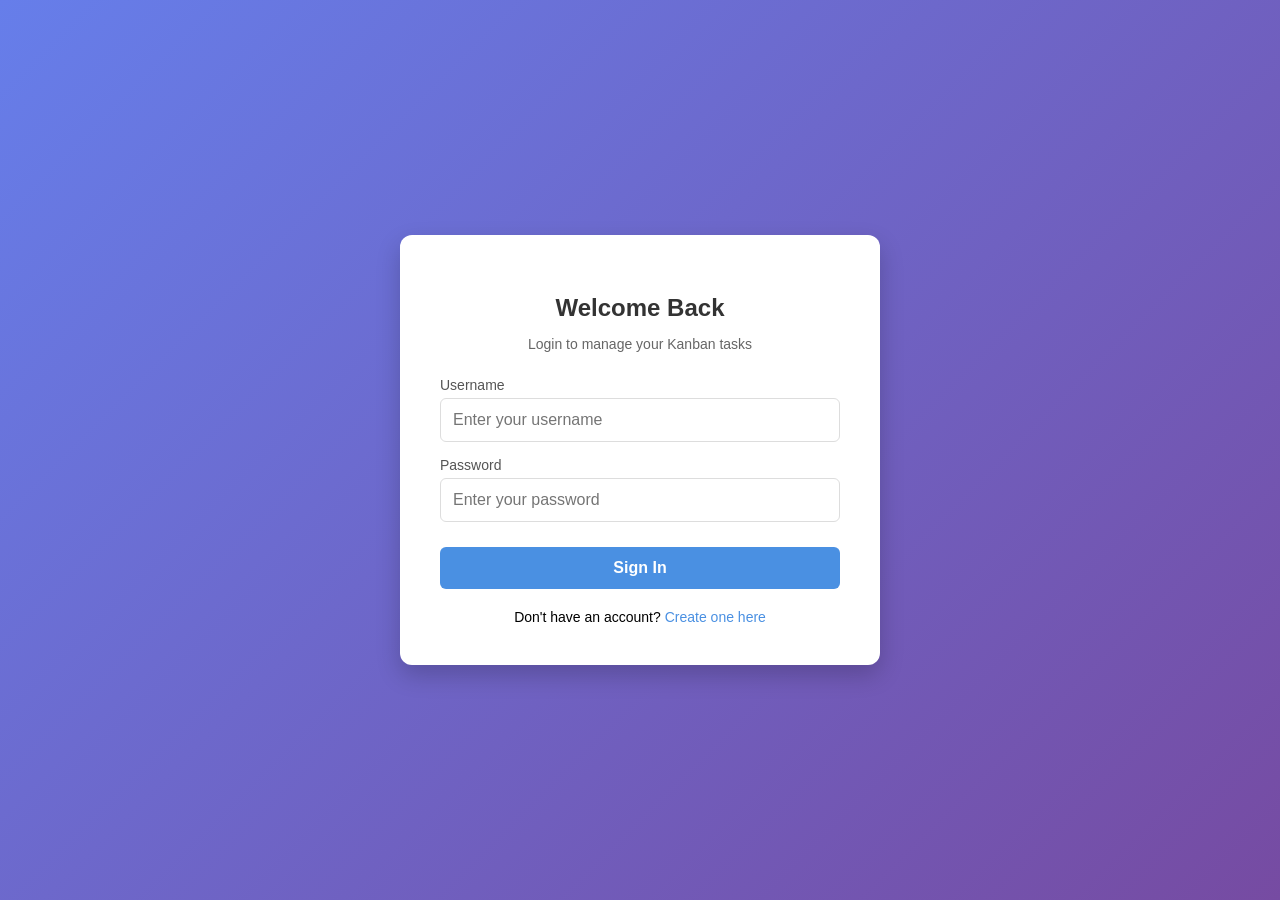
<file: kanban_project/templates/login.html>
<!-- <!DOCTYPE html>
<html>
<head>
    <title>Login</title>
</head>
<body>
    <h2>Login to Kanban</h2>
    <input type="text" id="username" placeholder="Username">
    <input type="password" id="password" placeholder="Password">
    <button onclick="authLogin()">Login</button>

    <script>
        async function authLogin() {
            const user = document.getElementById('username').value;
            const pass = document.getElementById('password').value;
            
            const res = await fetch('/auth/login', {
                method: 'POST',
                headers: { 'Content-Type': 'application/json' },
                body: JSON.stringify({ username: user, password: pass })
            });

            const data = await res.json();
            if (res.ok) {
                // This stores the token so "Add Task" works!
                localStorage.setItem('access_token', data.access_token);
                window.location.href = '/board';
            } else {
                alert("Login Failed");
            }
        }
    </script>
</body>
</html> -->

<!DOCTYPE html>
<html lang="en">
<head>
    <meta charset="UTF-8">
    <meta name="viewport" content="width=device-width, initial-scale=1.0">
    <title>Login - Kanban Project</title>
    <style>
        :root {
            --primary-color: #4a90e2;
            --secondary-color: #f4f7f6;
            --text-color: #333;
            --accent-color: #50e3c2;
        }

        body {
            font-family: 'Segoe UI', Tahoma, Geneva, Verdana, sans-serif;
            background: linear-gradient(135deg, #667eea 0%, #764ba2 100%);
            display: flex;
            justify-content: center;
            align-items: center;
            height: 100vh;
            margin: 0;
        }

        .login-container {
            background: white;
            padding: 40px;
            border-radius: 12px;
            box-shadow: 0 10px 25px rgba(0,0,0,0.2);
            width: 100%;
            max-width: 400px;
            text-align: center;
        }

        h2 {
            margin-bottom: 10px;
            color: var(--text-color);
            font-weight: 600;
        }

        p {
            color: #666;
            font-size: 14px;
            margin-bottom: 25px;
        }

        .input-group {
            text-align: left;
            margin-bottom: 15px;
        }

        label {
            display: block;
            font-size: 14px;
            margin-bottom: 5px;
            color: #555;
        }

        input {
            width: 100%;
            padding: 12px;
            border: 1px solid #ddd;
            border-radius: 6px;
            box-sizing: border-box; /* Important for width */
            font-size: 16px;
            transition: border-color 0.3s;
        }

        input:focus {
            outline: none;
            border-color: var(--primary-color);
        }

        button {
            width: 100%;
            padding: 12px;
            background-color: var(--primary-color);
            color: white;
            border: none;
            border-radius: 6px;
            font-size: 16px;
            font-weight: bold;
            cursor: pointer;
            transition: background 0.3s, transform 0.2s;
            margin-top: 10px;
        }

        button:hover {
            background-color: #357abd;
            transform: translateY(-1px);
        }

        button:active {
            transform: translateY(0);
        }

        .footer-links {
            margin-top: 20px;
            font-size: 14px;
        }

        .footer-links a {
            color: var(--primary-color);
            text-decoration: none;
        }

        .footer-links a:hover {
            text-decoration: underline;
        }
    </style>
</head>
<body>

    <div class="login-container">
        <h2>Welcome Back</h2>
        <p>Login to manage your Kanban tasks</p>
        
        <div class="input-group">
            <label for="username">Username</label>
            <input type="text" id="username" placeholder="Enter your username">
        </div>

        <div class="input-group">
            <label for="password">Password</label>
            <input type="password" id="password" placeholder="Enter your password">
        </div>

        <button onclick="authLogin()">Sign In</button>

        <div class="footer-links">
            Don't have an account? <a href="/">Create one here</a>
        </div>
    </div>

    <script>
        async function authLogin() {
            const user = document.getElementById('username').value;
            const pass = document.getElementById('password').value;

            if(!user || !pass) {
                alert("Please fill in all fields");
                return;
            }
            
            const res = await fetch('/auth/login', {
                method: 'POST',
                headers: { 'Content-Type': 'application/json' },
                body: JSON.stringify({ username: user, password: pass })
            });

            const data = await res.json();
            if (res.ok) {
                localStorage.setItem('access_token', data.access_token);
                // Redirects to your board route
                window.location.href = '/board'; 
            } else {
                alert("Invalid username or password");
            }
        }
    </script>
</body>
</html>
</file>
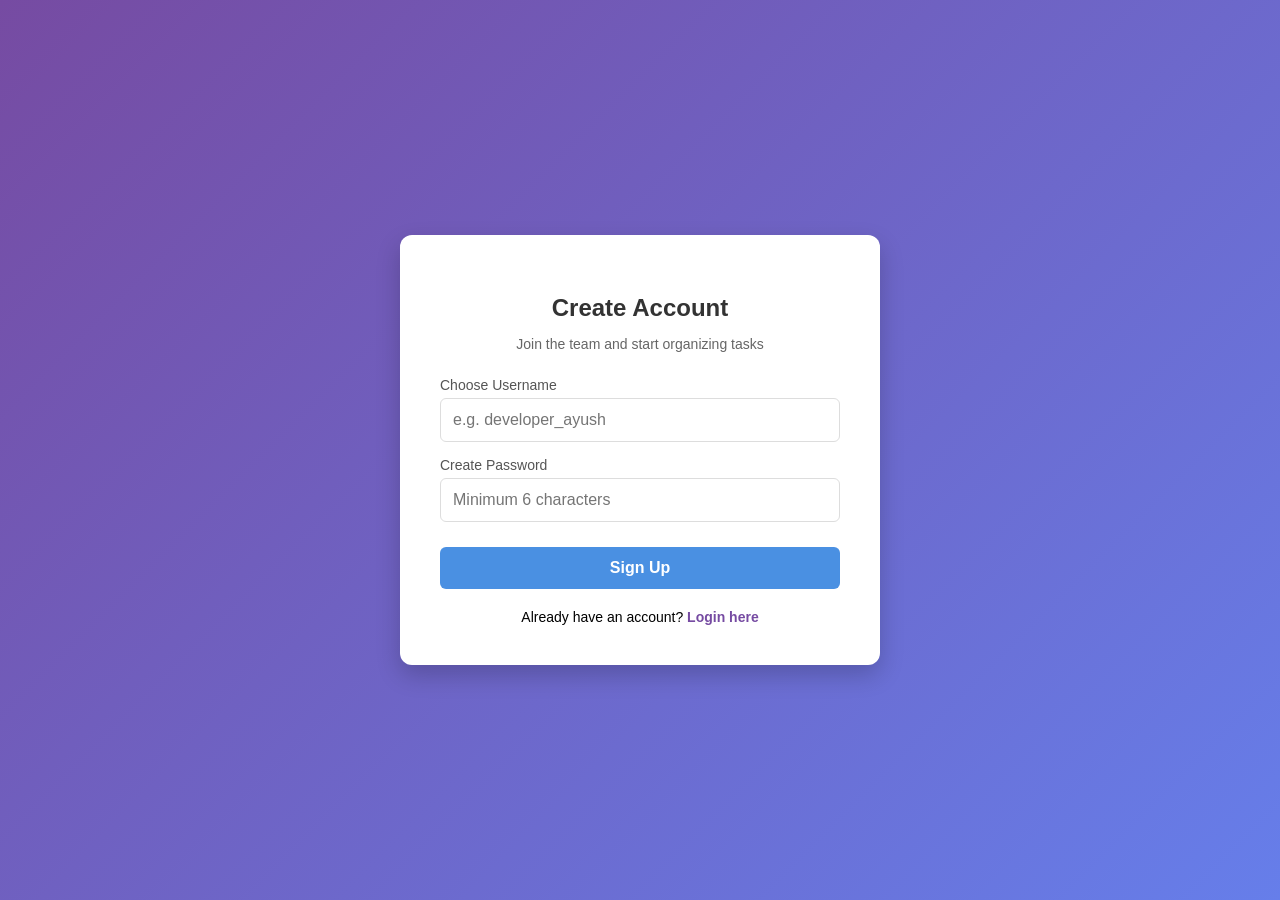
<file: kanban_project/templates/register.html>
<!-- <!DOCTYPE html>
<html lang="en">
<head>
    <title>Register - Kanban</title>
    <link rel="stylesheet" href="{{ url_for('static', filename='css/style.css') }}">
    <style>
        .auth-container { width: 300px; margin: 100px auto; padding: 20px; background: #ebecf0; border-radius: 8px; }
        input { width: 100%; padding: 10px; margin: 10px 0; border: 1px solid #ccc; border-radius: 4px; box-sizing: border-box; }
        button { width: 100%; padding: 10px; background: #0747a6; color: white; border: none; border-radius: 4px; cursor: pointer; }
    </style>
</head>
<body>
    <div class="auth-container">
        <h2>Create Account</h2>
        <input type="text" id="username" placeholder="Username" required>
        <input type="password" id="password" placeholder="Password" required>
        <button onclick="handleRegister()">Register</button>
        <p>Already have an account?<a href="/login">Login</a></p>
    </div>

    <script>
        async function handleRegister() {
            const user = document.getElementById('username').value;
            const pass = document.getElementById('password').value;
            const res = await fetch('/auth/register', {
                method: 'POST',
                headers: { 'Content-Type': 'application/json' },
                body: JSON.stringify({ username: user, password: pass })
            });
            if (res.ok) {
                alert("Registration successful! Please login.");
                window.location.href = '/login';
            } else {
                alert("Registration failed.");
            }
        }
    </script>
</body>
</html> -->

<!DOCTYPE html>
<html lang="en">
<head>
    <meta charset="UTF-8">
    <meta name="viewport" content="width=device-width, initial-scale=1.0">
    <title>Register - Kanban Project</title>
    <style>
        :root {
            --primary-color: #50e3c2; /* Teal accent for Register */
            --secondary-color: #4a90e2; /* Blue for Login */
            --text-color: #333;
        }

        body {
            font-family: 'Segoe UI', Tahoma, Geneva, Verdana, sans-serif;
            background: linear-gradient(135deg, #764ba2 0%, #667eea 100%);
            display: flex;
            justify-content: center;
            align-items: center;
            height: 100vh;
            margin: 0;
        }

        .register-container {
            background: white;
            padding: 40px;
            border-radius: 12px;
            box-shadow: 0 10px 25px rgba(0,0,0,0.2);
            width: 100%;
            max-width: 400px;
            text-align: center;
        }

        h2 {
            margin-bottom: 10px;
            color: var(--text-color);
            font-weight: 600;
        }

        p {
            color: #666;
            font-size: 14px;
            margin-bottom: 25px;
        }

        .input-group {
            text-align: left;
            margin-bottom: 15px;
        }

        label {
            display: block;
            font-size: 14px;
            margin-bottom: 5px;
            color: #555;
        }

        input {
            width: 100%;
            padding: 12px;
            border: 1px solid #ddd;
            border-radius: 6px;
            box-sizing: border-box;
            font-size: 16px;
            transition: all 0.3s ease;
        }

        input:focus {
            outline: none;
            border-color: var(--secondary-color);
            box-shadow: 0 0 5px rgba(74, 144, 226, 0.3);
        }

        button {
            width: 100%;
            padding: 12px;
            background-color: var(--secondary-color);
            color: white;
            border: none;
            border-radius: 6px;
            font-size: 16px;
            font-weight: bold;
            cursor: pointer;
            transition: background 0.3s, transform 0.2s;
            margin-top: 10px;
        }

        button:hover {
            background-color: #357abd;
            transform: translateY(-1px);
        }

        .footer-links {
            margin-top: 20px;
            font-size: 14px;
        }

        .footer-links a {
            color: #764ba2;
            text-decoration: none;
            font-weight: bold;
        }

        .footer-links a:hover {
            text-decoration: underline;
        }
    </style>
</head>
<body>

    <div class="register-container">
        <h2>Create Account</h2>
        <p>Join the team and start organizing tasks</p>
        
        <div class="input-group">
            <label for="username">Choose Username</label>
            <input type="text" id="username" placeholder="e.g. developer_ayush">
        </div>

        <div class="input-group">
            <label for="password">Create Password</label>
            <input type="password" id="password" placeholder="Minimum 6 characters">
        </div>

        <button onclick="authRegister()">Sign Up</button>

        <div class="footer-links">
            Already have an account? <a href="/login">Login here</a>
        </div>
    </div>

    <script>
        async function authRegister() {
            const user = document.getElementById('username').value;
            const pass = document.getElementById('password').value;

            if(!user || !pass) {
                alert("Please fill in all fields");
                return;
            }

            const res = await fetch('/auth/register', {
                method: 'POST',
                headers: { 'Content-Type': 'application/json' },
                body: JSON.stringify({ username: user, password: pass })
            });

            if (res.ok) {
                alert("Registration successful! Please login.");
                window.location.href = '/login';
            } else {
                const data = await res.json();
                alert(data.msg || "Registration failed. Try a different username.");
            }
        }
    </script>
</body>
</html>
</file>
